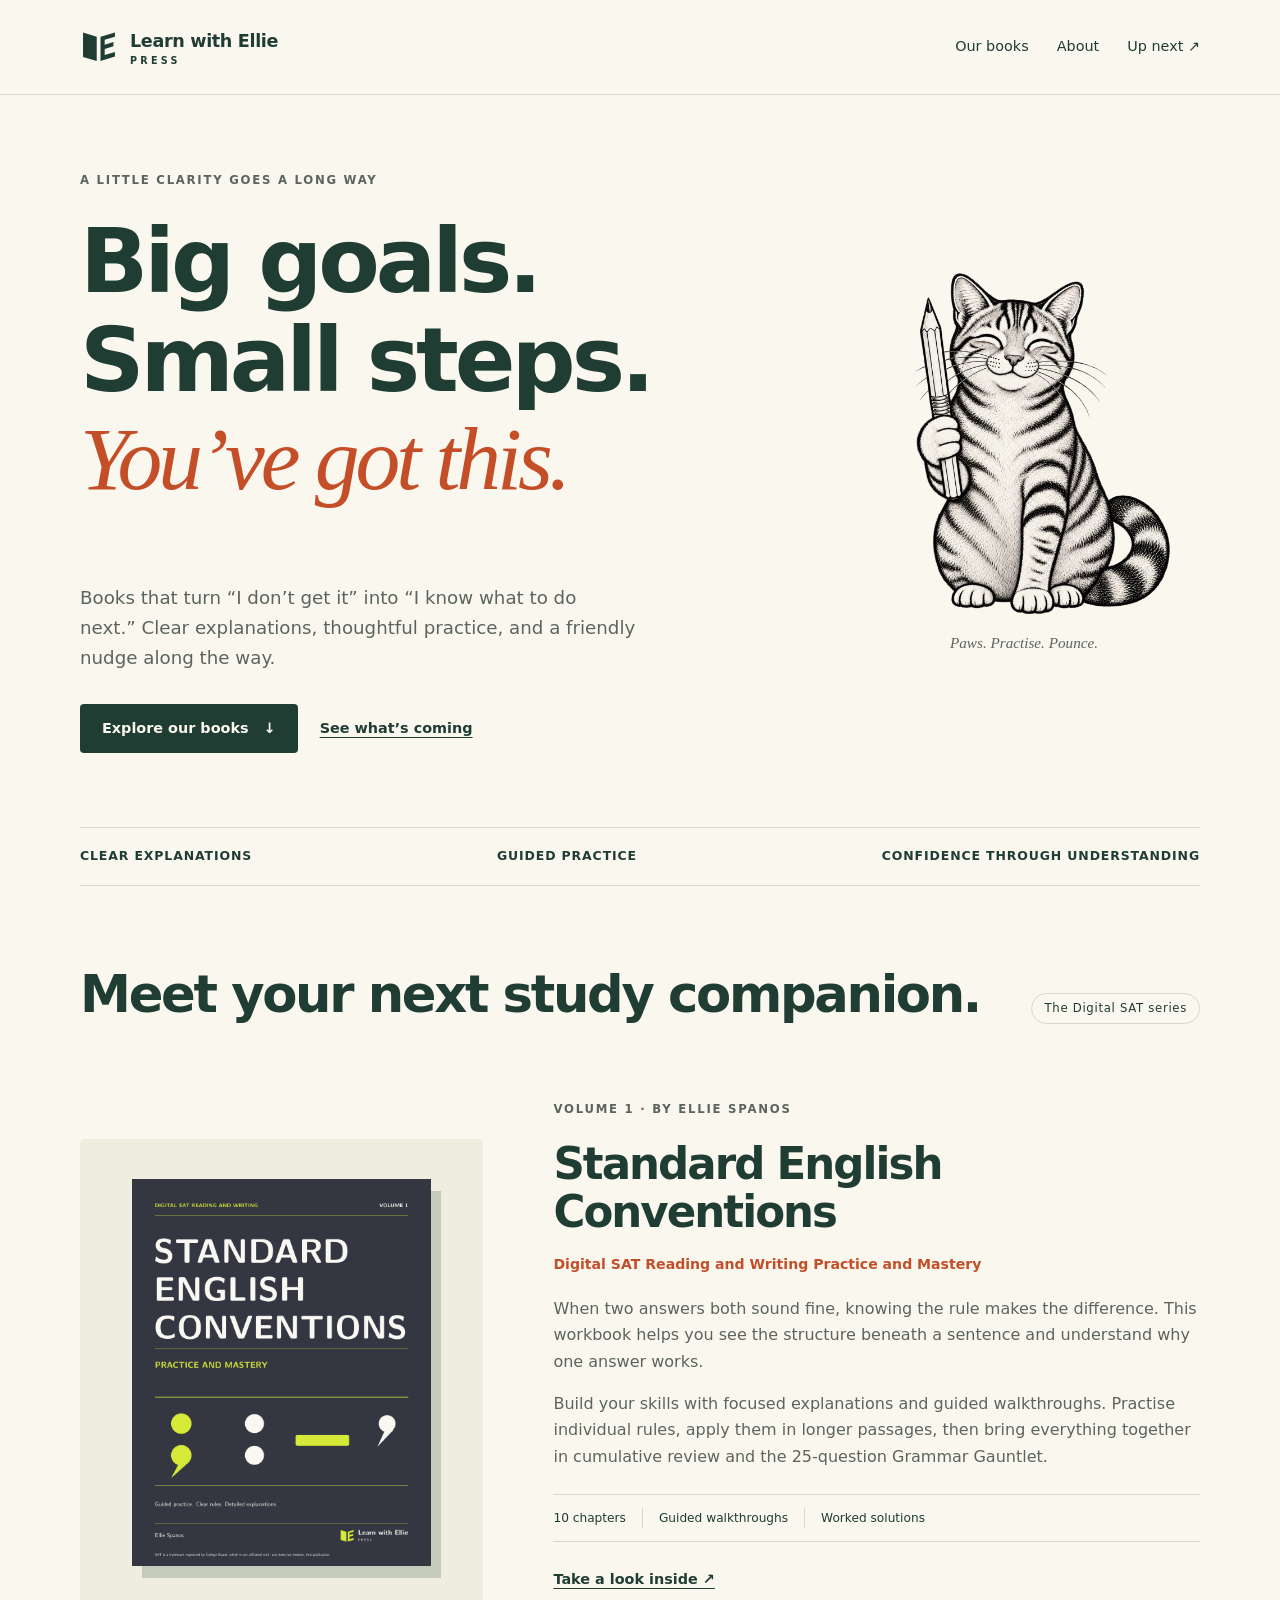
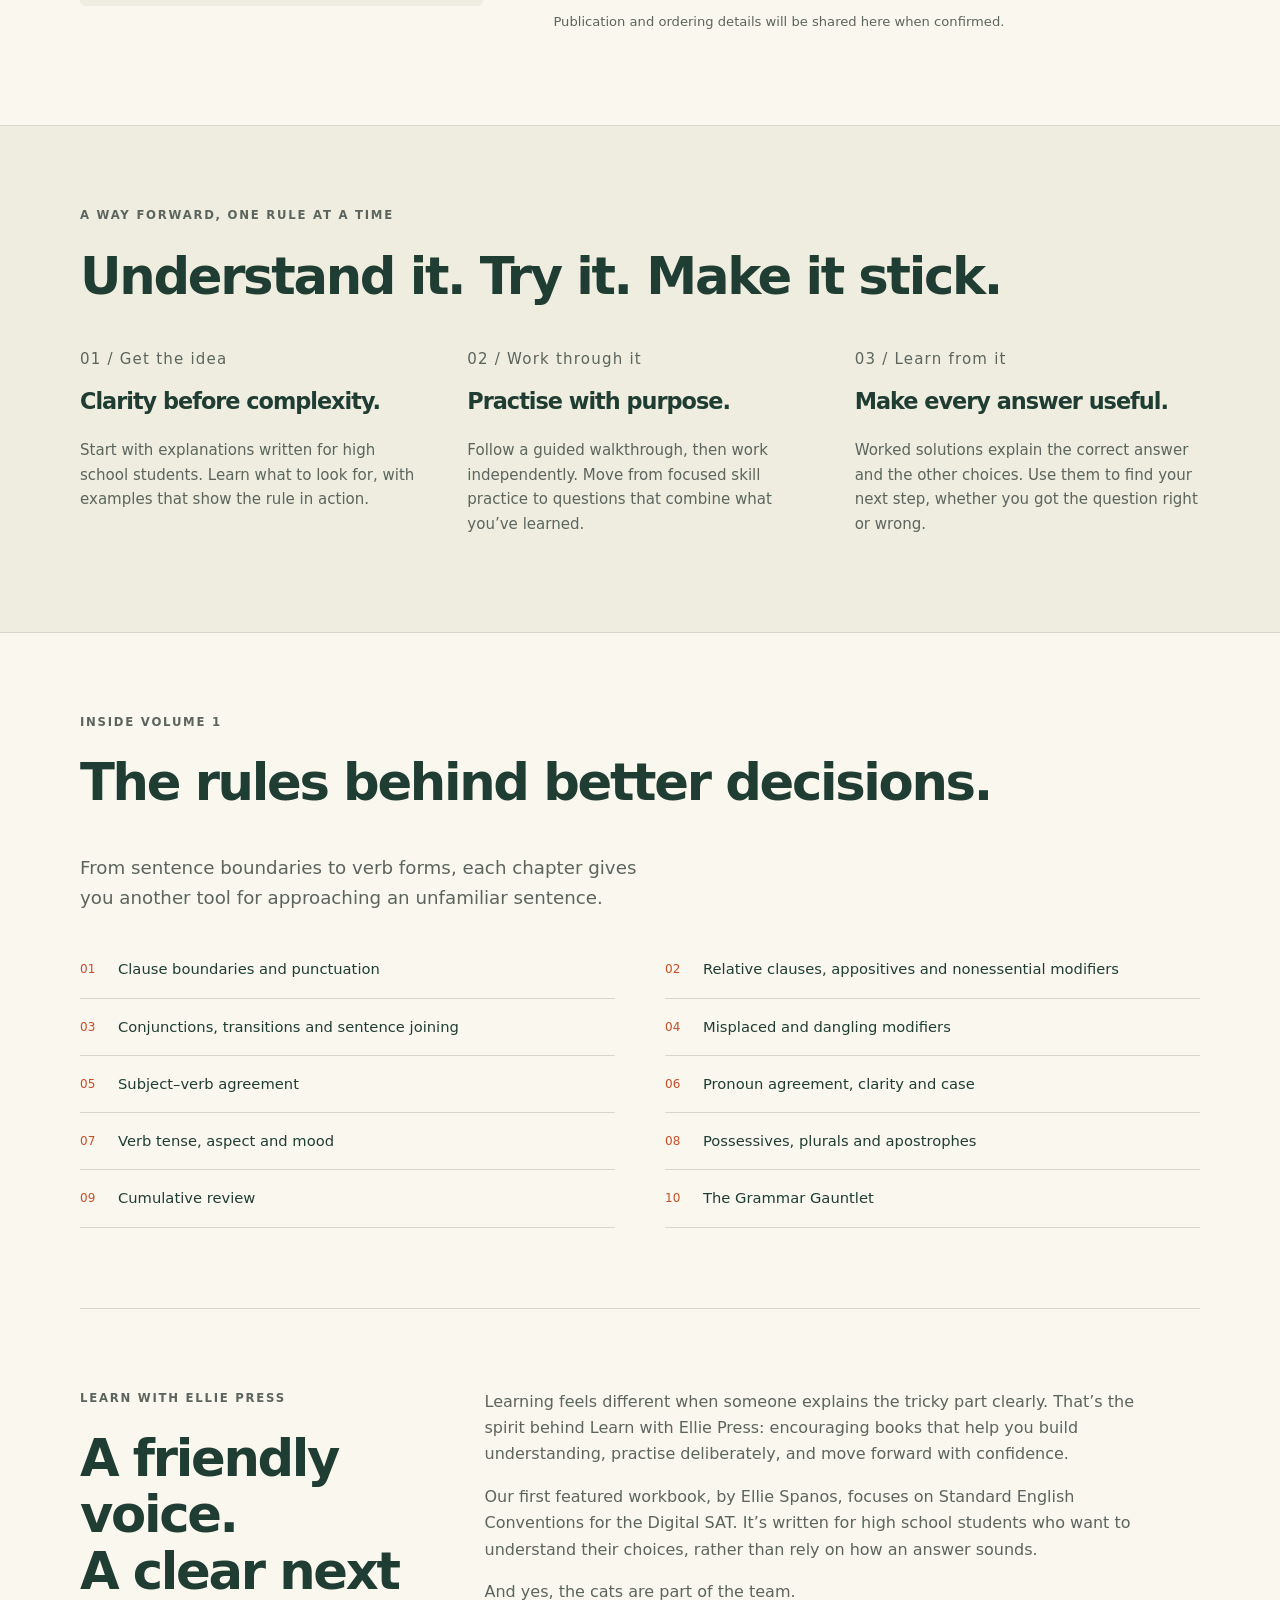
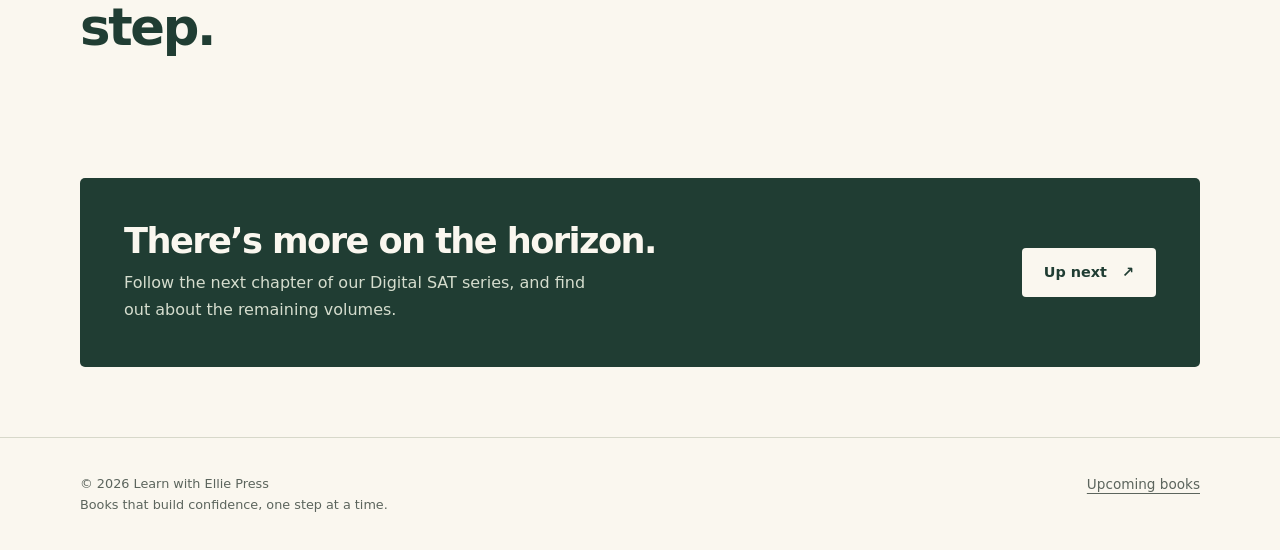
<file: index.html>
<!doctype html>
<html lang="en">
<head>
  <meta charset="utf-8"><meta name="viewport" content="width=device-width, initial-scale=1">
  <title>Learn with Ellie Press — Books that build confidence</title>
  <meta name="description" content="Discover Learn with Ellie Press and Ellie Spanos's Digital SAT workbook: clear grammar explanations, guided walkthroughs and practice with worked solutions.">
  <link rel="canonical" href="https://learnwithellie.spnss.com/">
  <meta property="og:title" content="Learn with Ellie Press — Books that build confidence"><meta property="og:description" content="Clear explanations. Thoughtful practice. One confident step at a time."><meta property="og:type" content="website"><meta property="og:url" content="https://learnwithellie.spnss.com/"><meta property="og:image" content="https://learnwithellie.spnss.com/assets/friendly-tabby.png">
  <link rel="icon" type="image/svg+xml" href="/assets/mark.svg"><link rel="stylesheet" href="/assets/site.css">
</head>
<body>
<a class="skip" href="#main">Skip to content</a>
<header class="header"><div class="wrap header-inner"><a class="brand" href="/" aria-label="Learn with Ellie Press home"><img src="/assets/mark.svg" alt="" width="38" height="38"><span>Learn with Ellie<small>Press</small></span></a><nav aria-label="Main navigation"><a href="#books">Our books</a><a href="#about">About</a><a href="/next">Up next ↗</a></nav></div></header>
<main id="main">
<div class="wrap"><section class="hero" aria-labelledby="hero-title"><div><p class="eyebrow">A little clarity goes a long way</p><h1 id="hero-title">Big goals.<br>Small steps.<br><em>You’ve got this.</em></h1><p class="lead">Books that turn “I don’t get it” into “I know what to do next.” Clear explanations, thoughtful practice, and a friendly nudge along the way.</p><div class="actions"><a class="button" href="#books">Explore our books <span aria-hidden="true">↓</span></a><a class="text-link" href="/next">See what’s coming</a></div></div><figure class="hero-art"><img src="/assets/friendly-tabby.png" alt="A smiling tabby cat holding a pencil in one of its four paws" width="1254" height="1254" fetchpriority="high"><figcaption>Paws. Practise. Pounce.</figcaption></figure></section><div class="strip"><span>Clear explanations</span><span>Guided practice</span><span>Confidence through understanding</span></div></div>
<section class="section wrap" id="books" aria-labelledby="books-title"><div class="section-top"><h2 id="books-title">Meet your next study companion.</h2><span class="badge">The Digital SAT series</span></div><article class="book"><div class="book-art"><img class="book-cover" src="/assets/volume1-cover.png" alt="Actual front cover of Volume 1: Standard English Conventions, by Ellie Spanos, with lime punctuation on a dark background" width="872" height="1128" loading="lazy"></div><div class="book-copy"><p class="eyebrow">Volume 1 · By Ellie Spanos</p><h2>Standard English Conventions</h2><p class="subtitle">Digital SAT Reading and Writing Practice and Mastery</p><p>When two answers both sound fine, knowing the rule makes the difference. This workbook helps you see the structure beneath a sentence and understand why one answer works.</p><p>Build your skills with focused explanations and guided walkthroughs. Practise individual rules, apply them in longer passages, then bring everything together in cumulative review and the 25-question Grammar Gauntlet.</p><div class="book-details"><span>10 chapters</span><span>Guided walkthroughs</span><span>Worked solutions</span></div><a class="text-link" href="#inside">Take a look inside <span aria-hidden="true">↗</span></a><p class="note" style="margin-top:18px">Publication and ordering details will be shared here when confirmed.</p></div></article></section>
<section class="section approach" aria-labelledby="approach-title"><div class="wrap"><p class="eyebrow">A way forward, one rule at a time</p><h2 id="approach-title">Understand it. Try it. Make it stick.</h2><div class="three"><div><p class="step">01 / Get the idea</p><h3>Clarity before complexity.</h3><p>Start with explanations written for high school students. Learn what to look for, with examples that show the rule in action.</p></div><div><p class="step">02 / Work through it</p><h3>Practise with purpose.</h3><p>Follow a guided walkthrough, then work independently. Move from focused skill practice to questions that combine what you’ve learned.</p></div><div><p class="step">03 / Learn from it</p><h3>Make every answer useful.</h3><p>Worked solutions explain the correct answer and the other choices. Use them to find your next step, whether you got the question right or wrong.</p></div></div></div></section>
<section class="section wrap" id="inside" aria-labelledby="inside-title"><p class="eyebrow">Inside Volume 1</p><h2 id="inside-title">The rules behind better decisions.</h2><p class="lead">From sentence boundaries to verb forms, each chapter gives you another tool for approaching an unfamiliar sentence.</p><ol class="topics"><li>Clause boundaries and punctuation</li><li>Relative clauses, appositives and nonessential modifiers</li><li>Conjunctions, transitions and sentence joining</li><li>Misplaced and dangling modifiers</li><li>Subject–verb agreement</li><li>Pronoun agreement, clarity and case</li><li>Verb tense, aspect and mood</li><li>Possessives, plurals and apostrophes</li><li>Cumulative review</li><li>The Grammar Gauntlet</li></ol></section>
<section class="section wrap about" id="about" aria-labelledby="about-title"><div><p class="eyebrow">Learn with Ellie Press</p><h2 id="about-title">A friendly voice.<br>A clear next step.</h2></div><div><p>Learning feels different when someone explains the tricky part clearly. That’s the spirit behind Learn with Ellie Press: encouraging books that help you build understanding, practise deliberately, and move forward with confidence.</p><p>Our first featured workbook, by Ellie Spanos, focuses on Standard English Conventions for the Digital SAT. It’s written for high school students who want to understand their choices, rather than rely on how an answer sounds.</p><p>And yes, the cats are part of the team.</p></div></section>
<div class="wrap" style="padding-bottom:70px"><section class="next-banner" aria-labelledby="next-title"><div><h2 id="next-title">There’s more on the horizon.</h2><p>Follow the next chapter of our Digital SAT series, and find out about the remaining volumes.</p></div><a class="button" href="/next">Up next <span aria-hidden="true">↗</span></a></section></div>
</main>
<footer class="footer"><div class="wrap footer-inner"><div><p>© 2026 Learn with Ellie Press</p><p>Books that build confidence, one step at a time.</p></div><a href="/next">Upcoming books</a></div></footer>
</body></html>
</file>
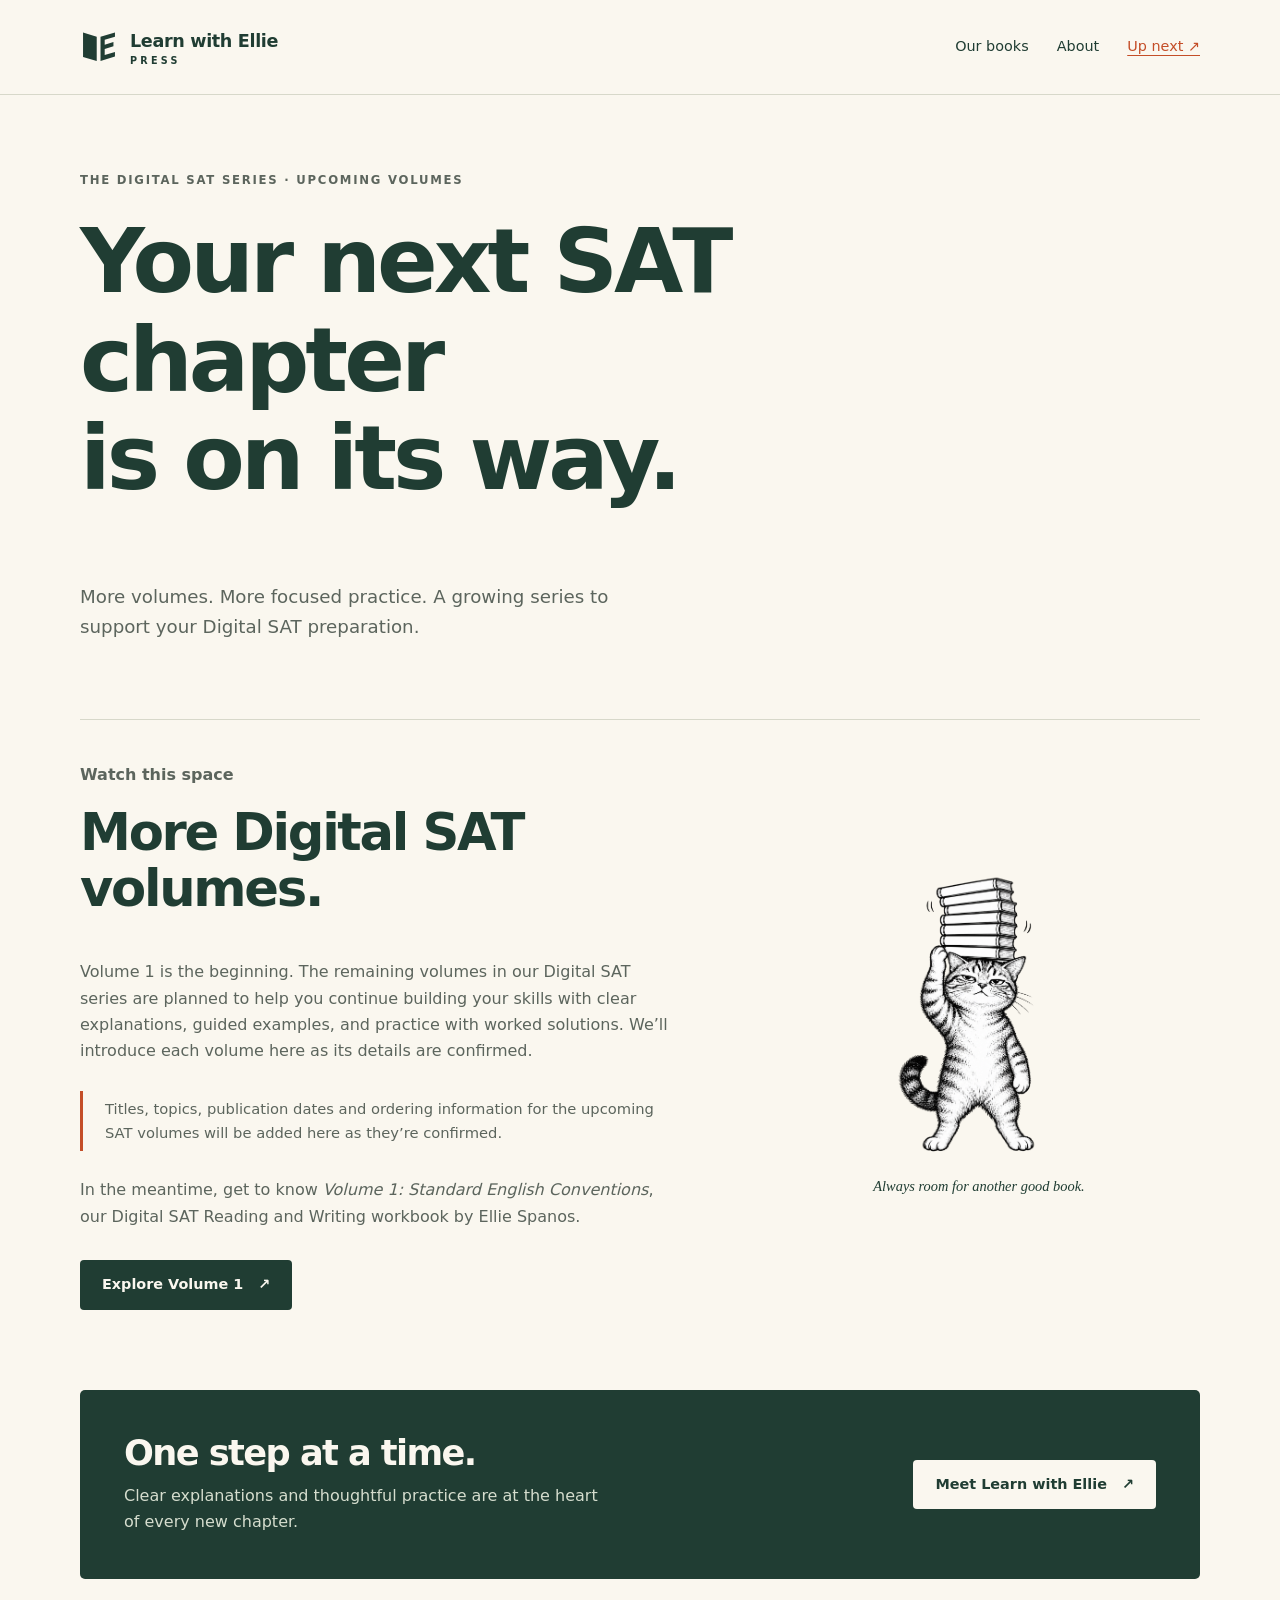
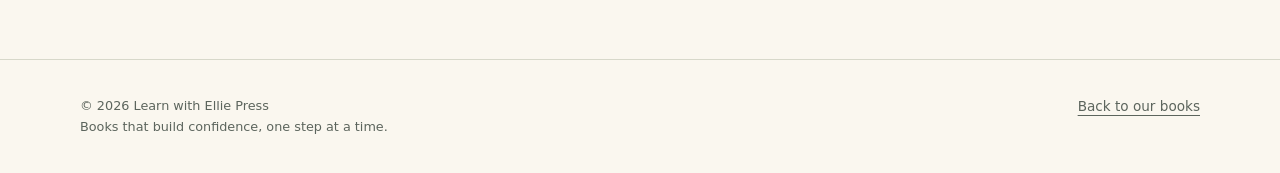
<file: next/index.html>
<!doctype html>
<html lang="en"><head><meta charset="utf-8"><meta name="viewport" content="width=device-width, initial-scale=1"><title>Upcoming Digital SAT volumes — Learn with Ellie Press</title><meta name="description" content="Explore the upcoming volumes in the Learn with Ellie Press Digital SAT series. Titles and publication details will appear here as they are confirmed."><link rel="canonical" href="https://learnwithellie.spnss.com/next/"><meta property="og:title" content="Upcoming Digital SAT volumes — Learn with Ellie Press"><meta property="og:description" content="More Digital SAT volumes are on the way from Learn with Ellie Press."><meta property="og:type" content="website"><meta property="og:url" content="https://learnwithellie.spnss.com/next/"><link rel="icon" type="image/svg+xml" href="/assets/mark.svg"><link rel="stylesheet" href="/assets/site.css"></head>
<body><a class="skip" href="#main">Skip to content</a><header class="header"><div class="wrap header-inner"><a class="brand" href="/" aria-label="Learn with Ellie Press home"><img src="/assets/mark.svg" alt="" width="38" height="38"><span>Learn with Ellie<small>Press</small></span></a><nav aria-label="Main navigation"><a href="/#books">Our books</a><a href="/#about">About</a><a href="/next" aria-current="page">Up next ↗</a></nav></div></header>
<main id="main" class="wrap"><section class="next-hero"><p class="eyebrow">The Digital SAT series · Upcoming volumes</p><h1>Your next SAT chapter<br>is on its way.</h1><p class="lead">More volumes. More focused practice. A growing series to support your Digital SAT preparation.</p></section><section class="next-grid" aria-labelledby="coming-title"><div class="next-copy"><p class="coming">Watch this space</p><h2 id="coming-title">More Digital SAT volumes.</h2><p>Volume 1 is the beginning. The remaining volumes in our Digital SAT series are planned to help you continue building your skills with clear explanations, guided examples, and practice with worked solutions. We’ll introduce each volume here as its details are confirmed.</p><p class="callout">Titles, topics, publication dates and ordering information for the upcoming SAT volumes will be added here as they’re confirmed.</p><p>In the meantime, get to know <em>Volume 1: Standard English Conventions</em>, our Digital SAT Reading and Writing workbook by Ellie Spanos.</p><div class="actions"><a class="button" href="/#books">Explore Volume 1 <span aria-hidden="true">↗</span></a></div></div><figure><img src="/assets/review-tabby.png" alt="A tabby cat balancing a stack of books" width="1254" height="1254"><figcaption>Always room for another good book.</figcaption></figure></section><section class="section"><div class="next-banner"><div><h2>One step at a time.</h2><p>Clear explanations and thoughtful practice are at the heart of every new chapter.</p></div><a class="button" href="/#about">Meet Learn with Ellie <span aria-hidden="true">↗</span></a></div></section></main><footer class="footer"><div class="wrap footer-inner"><div><p>© 2026 Learn with Ellie Press</p><p>Books that build confidence, one step at a time.</p></div><a href="/">Back to our books</a></div></footer></body></html>
</file>
<file: assets/site.css>
:root{--paper:#faf7ef;--ink:#203d33;--muted:#5c655d;--line:#d7d8ca;--accent:#c44e28;--soft:#eeeddf;--white:#fffdf8;--max:1120px}
*{box-sizing:border-box}html{scroll-behavior:smooth;scroll-padding-top:24px}body{margin:0;background:var(--paper);color:var(--ink);font-family:system-ui,-apple-system,BlinkMacSystemFont,"Segoe UI",sans-serif;line-height:1.65}a{color:inherit;text-underline-offset:4px}img{max-width:100%;height:auto;display:block}h1,h2,h3,p{margin-top:0}h1,h2,h3{line-height:1.1;letter-spacing:-.045em}h1{font-size:clamp(3rem,7vw,6.1rem);font-weight:650;max-width:850px}h2{font-size:clamp(2.1rem,4vw,3.5rem);font-weight:600}h3{font-size:1.55rem;line-height:1.25}p{max-width:65ch}a:focus-visible{outline:3px solid var(--accent);outline-offset:6px}.wrap{width:min(var(--max),calc(100% - 64px));margin-inline:auto}.skip{position:absolute;left:20px;top:-80px;background:var(--ink);color:white;padding:12px;z-index:2}.skip:focus{top:12px}.header{border-bottom:1px solid var(--line)}.header-inner{display:flex;justify-content:space-between;align-items:center;gap:24px;min-height:94px}.brand{display:flex;align-items:center;gap:12px;text-decoration:none;font-size:1.1rem;font-weight:750;letter-spacing:-.02em;white-space:nowrap}.brand img{width:38px}.brand small{display:block;font-size:.6rem;letter-spacing:.34em;font-weight:650;line-height:1.1;text-transform:uppercase}nav{display:flex;gap:28px;font-size:.9rem}nav a{text-decoration:none}nav a:hover,nav a[aria-current=page]{text-decoration:underline;color:var(--accent)}.eyebrow{text-transform:uppercase;letter-spacing:.15em;font-size:.73rem;font-weight:750;margin-bottom:22px;color:var(--muted)}.hero{padding:76px 0 74px;display:grid;grid-template-columns:1.4fr .7fr;gap:64px;align-items:center}.hero h1 em{font-family:Georgia,serif;font-weight:400;color:var(--accent)}.lead{font-size:1.14rem;max-width:48ch;color:var(--muted)}.actions{display:flex;flex-wrap:wrap;align-items:center;gap:22px;margin-top:30px}.button{display:inline-flex;align-items:center;justify-content:center;gap:15px;padding:13px 22px;background:var(--ink);color:var(--paper);text-decoration:none;border-radius:4px;font-size:.9rem;font-weight:650;transition:background .15s}.button:hover{background:#365a4b}.text-link{font-size:.9rem;font-weight:600}.hero-art{margin:0;text-align:center;position:relative}.hero-art img{width:100%;mix-blend-mode:multiply}.hero-art figcaption{font-family:Georgia,serif;font-style:italic;font-size:.95rem;color:var(--muted);margin-top:8px}.strip{border-block:1px solid var(--line);display:flex;justify-content:space-between;gap:24px;padding:18px 0;font-size:.78rem;letter-spacing:.07em;text-transform:uppercase;font-weight:650}.section{padding-block:80px}.section-top{display:flex;align-items:baseline;justify-content:space-between;gap:24px}.badge{border:1px solid var(--line);border-radius:99px;padding:5px 12px;font-size:.73rem;letter-spacing:.06em;white-space:nowrap}.book{display:grid;grid-template-columns:.78fr 1.25fr;gap:70px;align-items:center;margin-top:35px}.book-art{background:var(--soft);padding:40px 52px;border-radius:5px}.book-cover{width:100%;height:auto;box-shadow:10px 12px 0 #c5cbbb}.book-copy h2{font-size:clamp(2rem,3.4vw,3rem);margin-bottom:16px}.book-copy .subtitle{font-weight:600;font-size:.88rem;color:var(--accent);margin-bottom:20px}.book-copy p{color:var(--muted)}.book-details{display:flex;gap:16px;flex-wrap:wrap;font-size:.76rem;margin:24px 0;border-block:1px solid var(--line);padding-block:13px}.book-details span+span{border-left:1px solid var(--line);padding-left:16px}.note{font-size:.82rem}.approach{background:var(--soft);border-block:1px solid var(--line)}.three{display:grid;grid-template-columns:repeat(3,1fr);gap:42px;margin-top:38px}.step{font-size:.78rem;color:var(--accent);letter-spacing:.08em;margin-bottom:16px}.three h3{font-size:1.4rem}.three p{font-size:.94rem;color:var(--muted)}.topics{display:grid;grid-template-columns:1fr 1fr;gap:0 50px;list-style:none;padding:0;margin:28px 0 0;counter-reset:topics}.topics li{counter-increment:topics;border-bottom:1px solid var(--line);padding:16px 0;display:flex;gap:15px;font-size:.92rem}.topics li:before{content:counter(topics,decimal-leading-zero);color:var(--accent);font-size:.75rem;min-width:23px;padding-top:3px}.about{display:grid;grid-template-columns:.65fr 1.35fr;gap:60px;border-top:1px solid var(--line)}.about p{color:var(--muted)}.next-banner{background:var(--ink);color:var(--paper);padding:44px;border-radius:5px;display:flex;align-items:center;justify-content:space-between;gap:40px}.next-banner h2{font-size:2.2rem;margin-bottom:10px}.next-banner p{color:#d5ddce;margin:0;max-width:47ch}.next-banner .button{background:var(--paper);color:var(--ink);white-space:nowrap}.footer{padding:35px 0;border-top:1px solid var(--line)}.footer-inner{display:flex;justify-content:space-between;gap:30px;font-size:.8rem;color:var(--muted)}.footer p{margin:0}.footer a{font-size:.85rem}.next-hero{padding:76px 0 58px}.next-hero h1{max-width:850px}.next-grid{display:grid;grid-template-columns:1.15fr .85fr;gap:80px;align-items:center;border-top:1px solid var(--line);padding-top:42px}.next-grid figure{margin:0}.next-grid img{max-width:290px;margin-inline:auto}.next-grid figcaption{text-align:center;font-family:Georgia,serif;font-style:italic;margin-top:12px;font-size:.9rem}.coming{font-size:1rem;color:var(--accent);font-weight:600}.next-copy p{color:var(--muted)}.callout{border-left:3px solid var(--accent);padding:6px 0 6px 22px;margin:26px 0;font-size:.92rem}.page-404{padding:100px 0;min-height:65vh}.page-404 h1{font-size:4rem}
@media(max-width:800px){.wrap{width:calc(100% - 40px)}.hero{gap:28px;grid-template-columns:1.4fr .7fr;padding-block:50px}h1{font-size:3.4rem}.book{gap:35px}.book-art{padding:30px}.three{gap:24px}.about{gap:30px}.next-grid{gap:35px}.next-banner{padding:30px}}
@media(max-width:580px){.header-inner{min-height:82px;gap:12px;flex-wrap:wrap;padding-block:15px}.brand{font-size:1rem}.brand img{width:30px}nav{gap:18px;font-size:.8rem}.hero{grid-template-columns:1fr;gap:20px;padding:44px 0}h1{font-size:3.3rem}.hero-art{width:230px;margin:0 auto}.lead{font-size:1.05rem}.strip{flex-wrap:wrap;gap:10px;font-size:.66rem;justify-content:center}.section{padding-block:50px}.section-top{display:block}.section-top .badge{display:inline-block;margin-bottom:16px}.book{grid-template-columns:1fr;gap:36px;margin-top:20px}.book-art{max-width:330px;width:100%;margin-inline:auto;padding:35px 45px}.book-cover h3{font-size:1.85rem}.three,.topics,.about,.next-grid{grid-template-columns:1fr}.three{gap:20px}.topics{gap:0}.about{gap:15px}.next-banner{display:block;padding:28px}.next-banner .button{margin-top:23px}.footer-inner{flex-direction:column;gap:16px}.next-hero{padding-block:46px}.next-grid{gap:30px}.next-grid figure{order:-1}.next-grid img{width:210px}}
@media(prefers-reduced-motion:reduce){html{scroll-behavior:auto}.button{transition:none}}
</file>
